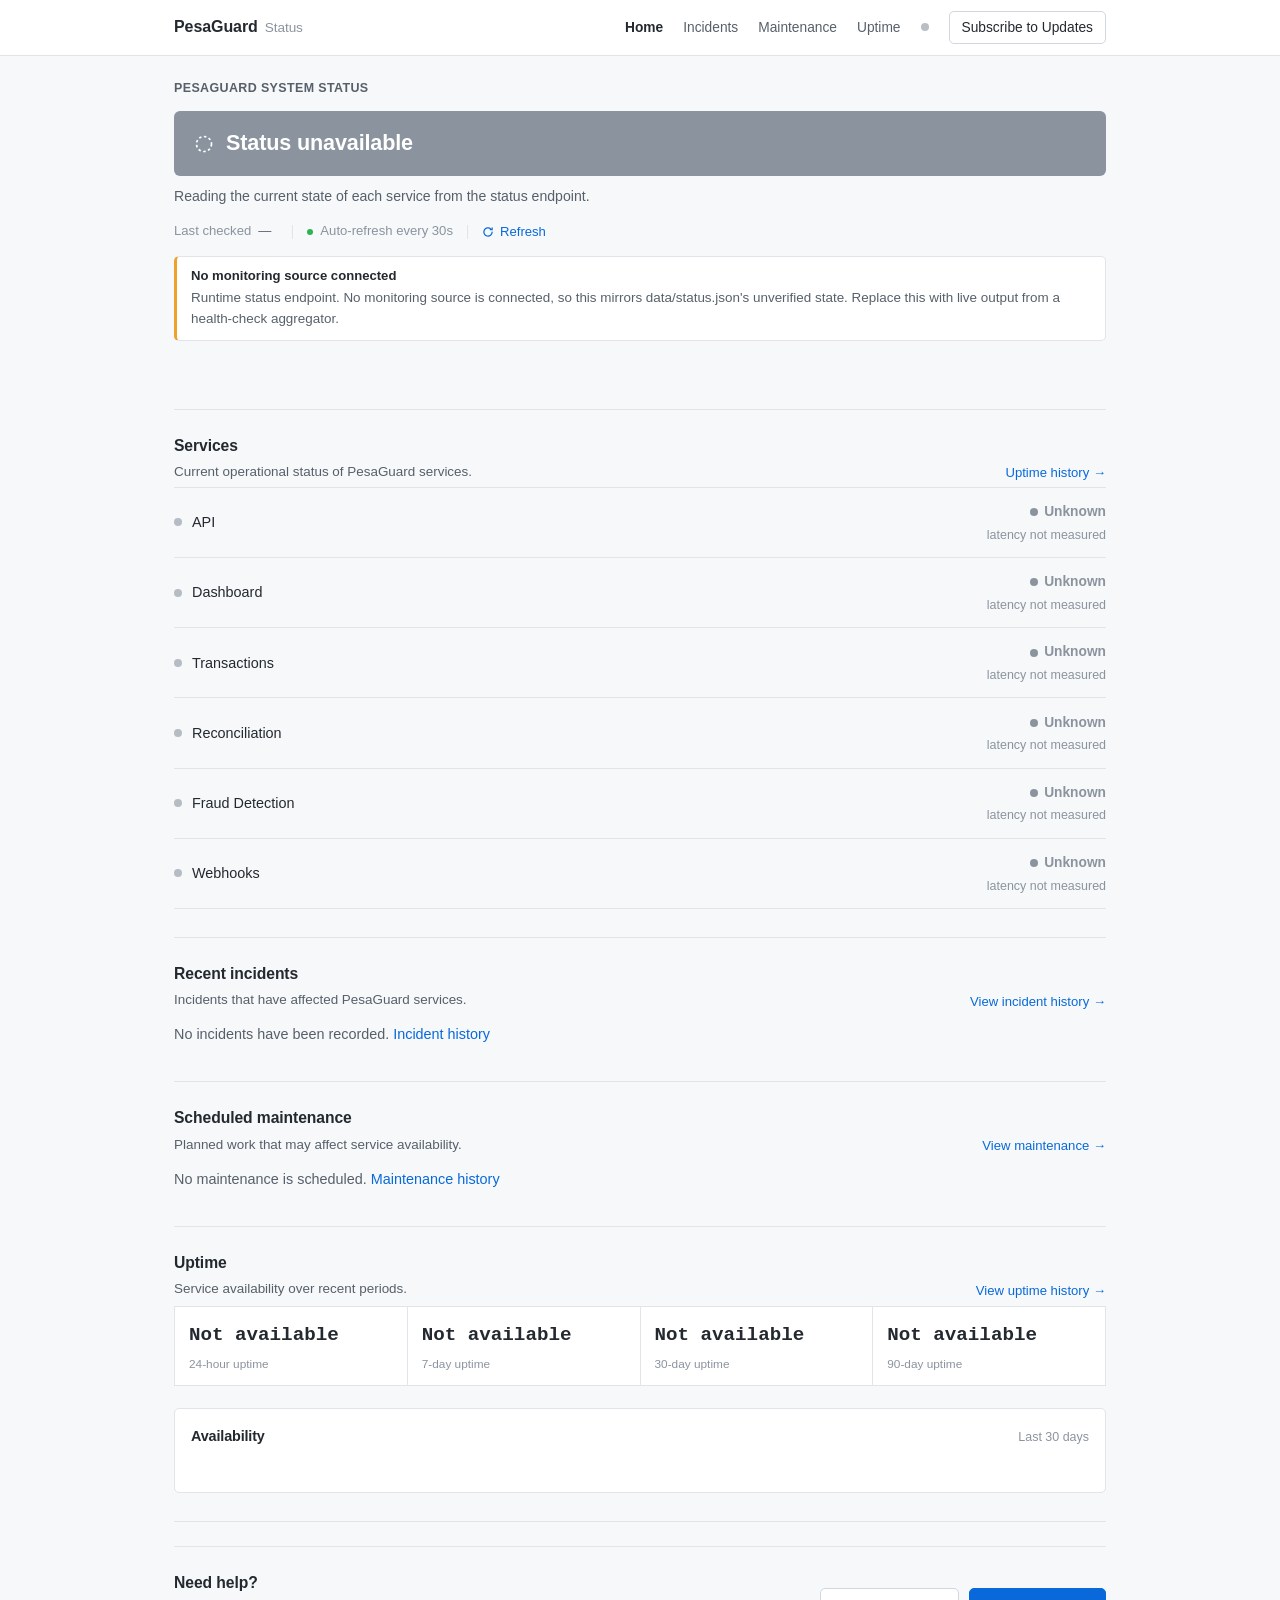
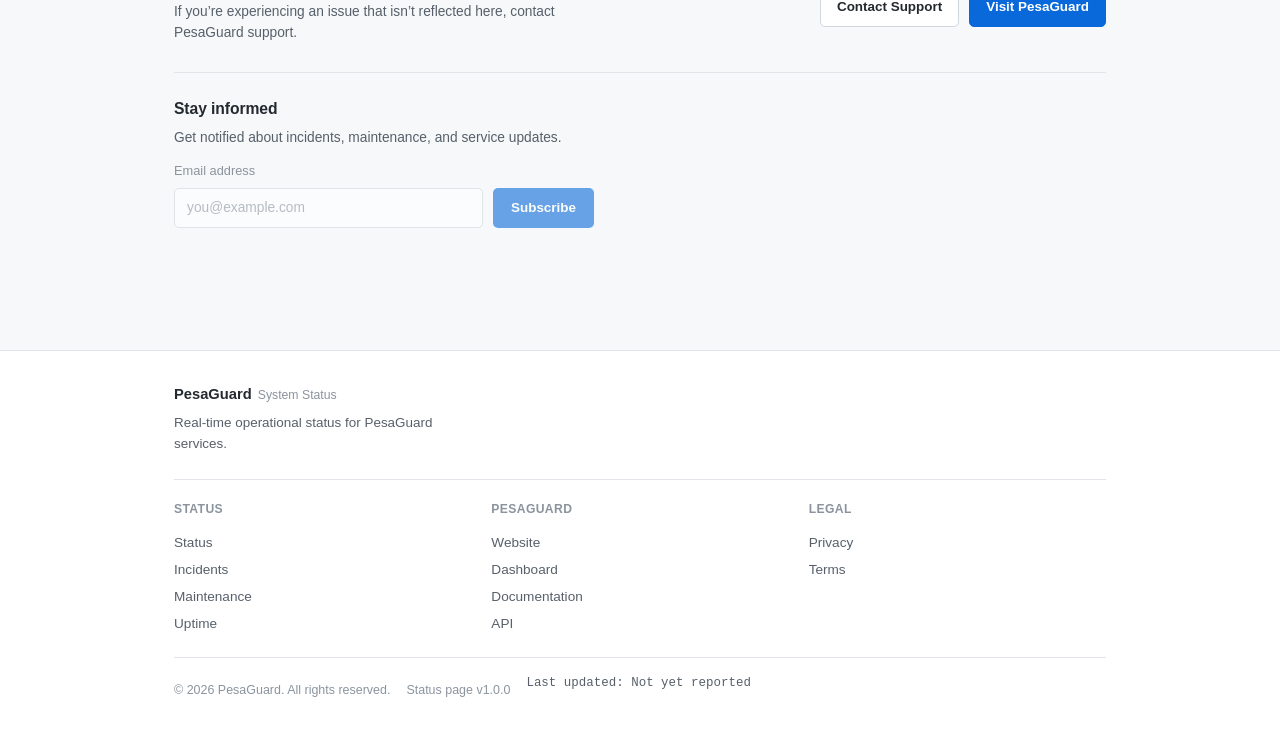
<file: index.html>
<!DOCTYPE html>
<html lang="en">
<head>
  <meta charset="UTF-8">
  <meta name="viewport" content="width=device-width, initial-scale=1">
  <title>PesaGuard System Status</title>
  <meta name="description" content="Real-time operational status, incidents, maintenance, and uptime for PesaGuard services.">
  <link rel="canonical" href="https://status.pesaguard.victorkipruto.com/">
  <meta name="theme-color" content="#f6f8fa" media="(prefers-color-scheme: light)">
  <meta name="theme-color" content="#0d1117" media="(prefers-color-scheme: dark)">

  <meta property="og:type" content="website">
  <meta property="og:site_name" content="PesaGuard System Status">
  <meta property="og:title" content="PesaGuard System Status">
  <meta property="og:description" content="Real-time operational status, incidents, maintenance, and uptime for PesaGuard services.">
  <meta property="og:url" content="https://status.pesaguard.victorkipruto.com/">
  <meta property="og:image" content="https://status.pesaguard.victorkipruto.com/assets/logo/logo.svg">
  <meta name="twitter:card" content="summary">
  <meta name="twitter:title" content="PesaGuard System Status">
  <meta name="twitter:description" content="Real-time operational status, incidents, maintenance, and uptime for PesaGuard services.">
  <meta name="twitter:image" content="https://status.pesaguard.victorkipruto.com/assets/logo/logo.svg">

  <link rel="icon" type="image/svg+xml" href="assets/logo/favicon.svg">
  <link rel="stylesheet" href="css/reset.css">
  <link rel="stylesheet" href="css/variables.css">
  <link rel="stylesheet" href="css/global.css">
  <link rel="stylesheet" href="css/layout.css">
  <link rel="stylesheet" href="css/components.css">
  <link rel="stylesheet" href="css/status.css">
  <link rel="stylesheet" href="css/animations.css">
  <link rel="stylesheet" href="css/responsive.css">

  <script type="application/ld+json">
  {"@context":"https://schema.org","@type":"WebSite","name":"PesaGuard System Status","url":"https://status.pesaguard.victorkipruto.com/","description":"Real-time operational status, incidents, maintenance, and uptime for PesaGuard services.","inLanguage":"en"}
  </script>
</head>
<body data-path="/" class="status-page status-home">
  <a class="visually-hidden" href="#main">Skip to content</a>
  <header id="site-header"></header>

  <main id="main">
    <div class="status-shell">

      <!-- ── Status hero ────────────────────────────────────────────────────
           Compact and informational, not a marketing hero. The static state
           reads "Checking status…" and is replaced only with data the status
           endpoint actually returned. -->
      <section class="status-hero" aria-labelledby="status-headline" id="status-hero">
        <p class="status-eyebrow">PesaGuard System Status</p>

        <h1 class="status-headline" id="status-headline">
          <span class="status-state" id="status-indicator" data-state="loading">
            <svg class="status-glyph" viewBox="0 0 24 24" aria-hidden="true" focusable="false"><circle cx="12" cy="12" r="9" fill="none" stroke="currentColor" stroke-width="2" stroke-dasharray="3 3"/></svg>
            <span class="status-state-text" id="hero-status-heading">Checking status…</span>
          </span>
        </h1>

        <p class="status-hero-subtitle" id="status-summary">
          Reading the current state of each service from the status endpoint.
        </p>

        <div class="status-freshness" role="group" aria-label="Status freshness">
          <span class="freshness-item">
            <span class="freshness-label">Last checked</span>
            <time id="last-checked" datetime="">—</time>
            <span class="freshness-ago" id="last-checked-ago"></span>
          </span>
          <span class="freshness-sep" aria-hidden="true"></span>
          <span class="freshness-item" id="autorefresh" data-paused="false">
            <span class="pulse-dot" aria-hidden="true"></span>
            <span class="freshness-label" id="autorefresh-label">Auto-refresh every 30s</span>
          </span>
          <span class="freshness-sep" aria-hidden="true"></span>
          <button type="button" class="btn-refresh" id="refresh-button" aria-describedby="refresh-hint">
            <svg class="btn-refresh-icon" viewBox="0 0 16 16" aria-hidden="true" focusable="false"><path fill="none" stroke="currentColor" stroke-width="1.6" stroke-linecap="round" d="M13.5 8a5.5 5.5 0 1 1-1.9-4.15M13.5 2.5V5H11"/></svg>
            <span>Refresh</span>
          </button>
          <p class="visually-hidden" id="refresh-hint">Reads the latest status from the status endpoint.</p>
        </div>

        <div id="unverified-notice" class="status-unverified" role="note" hidden>
          <strong>No monitoring source connected</strong>
          <p class="js-unverified-note">Service states read “Unknown” until a health-check source is connected to this page.</p>
        </div>

        <p id="status-live" class="visually-hidden" role="status" aria-live="polite"></p>
      </section>

      <!-- ── Active incident banner ─────────────────────────────────────────
           Rendered only when an active incident exists. When there is none the
           container stays hidden — no empty incident box. -->
      <div id="incident-banner" hidden></div>

      <!-- ── Services ─────────────────────────────────────────────────────── -->
      <section class="status-section" aria-labelledby="services-heading">
        <div class="section-head">
          <div class="section-head-text">
            <h2 id="services-heading">Services</h2>
            <p>Current operational status of PesaGuard services.</p>
          </div>
          <a class="section-link" href="uptime.html">Uptime history<span aria-hidden="true"> →</span></a>
        </div>
        <div id="service-list" class="service-list" aria-busy="true"></div>
      </section>

      <!-- ── Recent incidents ─────────────────────────────────────────────── -->
      <section class="status-section" aria-labelledby="incidents-heading">
        <div class="section-head">
          <div class="section-head-text">
            <h2 id="incidents-heading">Recent incidents</h2>
            <p>Incidents that have affected PesaGuard services.</p>
          </div>
          <a class="section-link" href="incidents.html">View incident history<span aria-hidden="true"> →</span></a>
        </div>
        <div id="recent-incidents"></div>
      </section>

      <!-- ── Scheduled maintenance ────────────────────────────────────────── -->
      <section class="status-section" aria-labelledby="maintenance-heading">
        <div class="section-head">
          <div class="section-head-text">
            <h2 id="maintenance-heading">Scheduled maintenance</h2>
            <p>Planned work that may affect service availability.</p>
          </div>
          <a class="section-link" href="maintenance.html">View maintenance<span aria-hidden="true"> →</span></a>
        </div>
        <div id="scheduled-maintenance"></div>
      </section>

      <!-- ── Uptime ───────────────────────────────────────────────────────── -->
      <section class="status-section" aria-labelledby="uptime-heading">
        <div class="section-head">
          <div class="section-head-text">
            <h2 id="uptime-heading">Uptime</h2>
            <p>Service availability over recent periods.</p>
          </div>
          <a class="section-link" href="uptime.html">View uptime history<span aria-hidden="true"> →</span></a>
        </div>

        <div id="uptime-summary" class="uptime-grid"></div>

        <div class="uptime-viz">
          <div class="uptime-viz-head">
            <h3 id="uptime-viz-title">Availability</h3>
            <span class="uptime-viz-caption" id="uptime-viz-caption">Last 30 days</span>
          </div>
          <div id="uptime-strip" class="uptime-strip" role="list" aria-label="Daily availability history"></div>
          <div class="uptime-legend-wrap">
            <ul class="uptime-legend" id="uptime-legend" aria-label="Availability legend"></ul>
          </div>
          <p class="uptime-viz-note" id="uptime-viz-note"></p>
        </div>
      </section>

      <!-- ── Support ────────────────────────────────────────────────────────── -->
      <section class="status-section status-support" aria-labelledby="support-heading">
        <div class="support-panel">
          <div class="support-text">
            <h2 id="support-heading">Need help?</h2>
            <p>If you&rsquo;re experiencing an issue that isn&rsquo;t reflected here, contact PesaGuard support.</p>
          </div>
          <div class="support-actions">
            <a class="btn btn-secondary" href="mailto:support@pesaguard.victorkipruto.com">Contact Support</a>
            <a class="btn btn-primary" href="https://pesaguard.victorkipruto.com">Visit PesaGuard</a>
          </div>
        </div>
      </section>

      <!-- ── Subscription ─────────────────────────────────────────────────────
           data-endpoint is intentionally empty: no notification service exists.
           Form renders disabled until a real endpoint is configured; the
           script enables it only when data-endpoint is non-empty. -->
      <section class="status-section status-subscription" id="subscribe" aria-labelledby="subscribe-heading">
        <h2 id="subscribe-heading">Stay informed</h2>
        <p>Get notified about incidents, maintenance, and service updates.</p>
        <form class="status-subscription-form" id="subscription-form" data-endpoint="" novalidate>
          <label for="subscribe-email">Email address</label>
          <div class="subscribe-row">
            <input type="email" id="subscribe-email" name="email" placeholder="you@example.com" required autocomplete="email" aria-describedby="subscribe-status" disabled>
            <button type="submit" disabled>Subscribe</button>
          </div>
          <p class="subscribe-status" id="subscribe-status" role="status" aria-live="polite"></p>
        </form>
      </section>

    </div>
  </main>

  <footer id="site-footer"></footer>

  <script src="js/ui.js" defer></script>
  <script src="js/app.js" defer></script>
  <script src="js/status.js" defer></script>
</body>
</html>
</file>
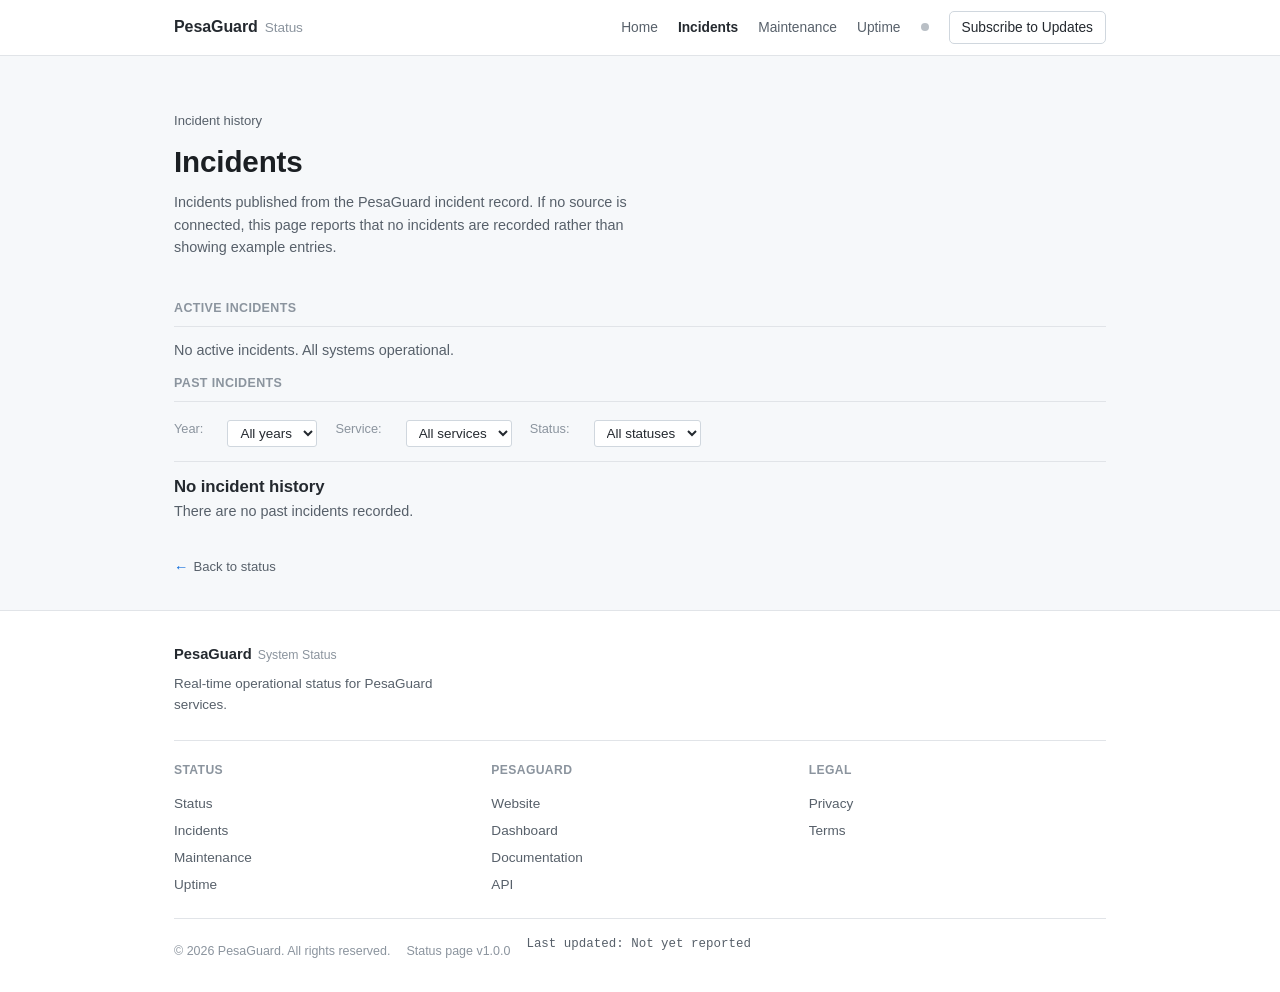
<file: incidents.html>
<!DOCTYPE html>
<html lang="en">
<head>
  <meta charset="UTF-8">
  <meta name="viewport" content="width=device-width, initial-scale=1">
  <title>Incidents — PesaGuard Status</title>
  <meta name="description" content="Incident history for PesaGuard. View active incidents, past outages, and filter by service and date.">
  <link rel="canonical" href="https://status.pesaguard.victorkipruto.com/incidents.html">
  <meta name="theme-color" content="#f6f8fa" media="(prefers-color-scheme: light)">
  <meta name="theme-color" content="#0d1117" media="(prefers-color-scheme: dark)">
  <meta property="og:type" content="website">
  <meta property="og:site_name" content="PesaGuard Status">
  <meta property="og:title" content="Incidents — PesaGuard Status">
  <meta property="og:description" content="Incident history for PesaGuard.">
  <meta property="og:url" content="https://status.pesaguard.victorkipruto.com/incidents.html">
  <meta property="og:image" content="https://status.pesaguard.victorkipruto.com/assets/logo/logo.svg">
  <meta name="twitter:card" content="summary_large_image">
  <meta name="twitter:title" content="Incidents — PesaGuard Status">
  <meta name="twitter:description" content="Incident history for PesaGuard.">
  <meta name="twitter:image" content="https://status.pesaguard.victorkipruto.com/assets/logo/logo.svg">
  <link rel="icon" type="image/svg+xml" href="assets/logo/favicon.svg">
  <link rel="stylesheet" href="css/reset.css">
  <link rel="stylesheet" href="css/variables.css">
  <link rel="stylesheet" href="css/global.css">
  <link rel="stylesheet" href="css/layout.css">
  <link rel="stylesheet" href="css/components.css">
  <link rel="stylesheet" href="css/incidents.css">
  <link rel="stylesheet" href="css/animations.css">
  <link rel="stylesheet" href="css/responsive.css">
</head>
<body data-path="/incidents.html" class="status-page incidents">
  <a class="visually-hidden" href="#main">Skip to content</a>
  <header id="site-header"></header>
  <main id="main">
    <div class="status-shell">
      <section class="incidents-header reveal">
        <p class="status-eyebrow">Incident history</p>
        <h1>Incidents</h1>
        <p class="status-hero-subtitle" style="max-width:58ch;">
          Incidents published from the PesaGuard incident record. If no source is
          connected, this page reports that no incidents are recorded rather than
          showing example entries.
        </p>
      </section>

      <section class="reveal">
        <div class="section-label">Active incidents</div>
        <div id="active-incidents">
          <!-- Populated by js/incidents.js -->
        </div>
      </section>

      <section class="reveal">
        <div class="section-label">Past incidents</div>
        <div class="incident-filters">
          <label for="filter-year">Year:</label>
          <select id="filter-year"><option value="all">All years</option></select>
          <label for="filter-service">Service:</label>
          <select id="filter-service"><option value="all">All services</option></select>
          <label for="filter-status">Status:</label>
          <select id="filter-status"><option value="all">All statuses</option></select>
        </div>
        <div id="past-incidents">
          <!-- Populated by js/incidents.js -->
        </div>
      </section>

      <div id="incident-detail" style="display:none;"></div>

      <div class="reveal" style="margin-top:34px;">
        <a href="index.html" class="status-back-link"><span class="arrow">←</span> Back to status</a>
      </div>
    </div>
  </main>
  <footer id="site-footer"></footer>

  <script src="js/ui.js" defer></script>
  <script src="js/app.js" defer></script>
  <script src="js/incidents.js" defer></script>
</body>
</html>
</file>
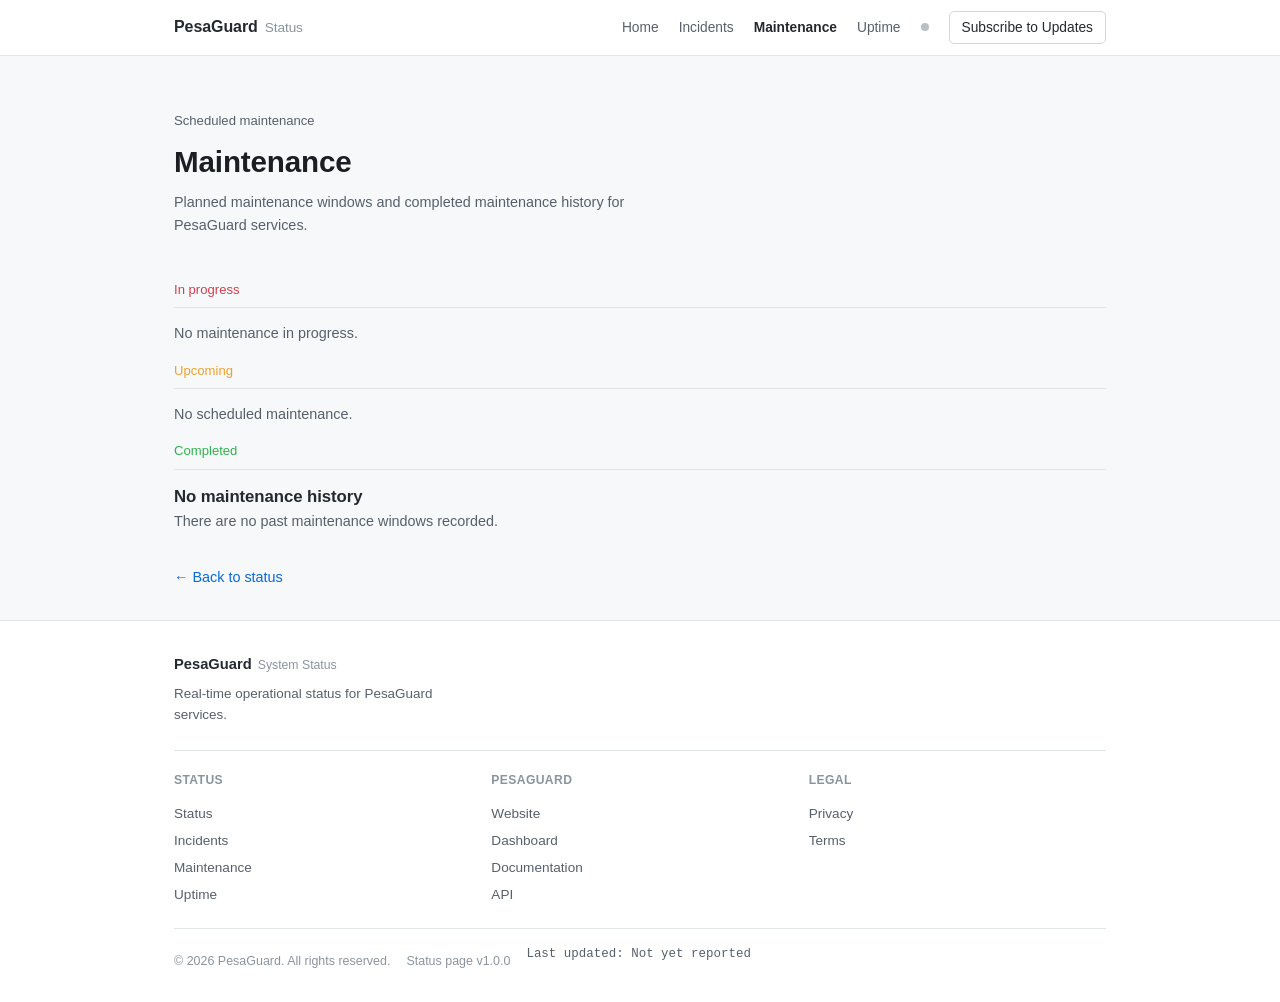
<file: maintenance.html>
<!DOCTYPE html>
<html lang="en">
<head>
  <meta charset="UTF-8">
  <meta name="viewport" content="width=device-width, initial-scale=1">
  <title>Maintenance — PesaGuard Status</title>
  <meta name="description" content="Scheduled and completed maintenance windows for PesaGuard services.">
  <link rel="canonical" href="https://status.pesaguard.victorkipruto.com/maintenance.html">
  <meta name="theme-color" content="#f6f8fa" media="(prefers-color-scheme: light)">
  <meta name="theme-color" content="#0d1117" media="(prefers-color-scheme: dark)">
  <meta property="og:type" content="website">
  <meta property="og:site_name" content="PesaGuard Status">
  <meta property="og:title" content="Maintenance — PesaGuard Status">
  <meta property="og:description" content="Scheduled and completed maintenance windows for PesaGuard services.">
  <meta property="og:url" content="https://status.pesaguard.victorkipruto.com/maintenance.html">
  <meta property="og:image" content="https://status.pesaguard.victorkipruto.com/assets/logo/logo.svg">
  <meta name="twitter:card" content="summary_large_image">
  <meta name="twitter:title" content="Maintenance — PesaGuard Status">
  <meta name="twitter:description" content="Scheduled and completed maintenance windows for PesaGuard services.">
  <meta name="twitter:image" content="https://status.pesaguard.victorkipruto.com/assets/logo/logo.svg">
  <link rel="icon" type="image/svg+xml" href="assets/logo/favicon.svg">
  <link rel="stylesheet" href="css/reset.css">
  <link rel="stylesheet" href="css/variables.css">
  <link rel="stylesheet" href="css/global.css">
  <link rel="stylesheet" href="css/layout.css">
  <link rel="stylesheet" href="css/components.css">
  <link rel="stylesheet" href="css/maintenance.css">
  <link rel="stylesheet" href="css/animations.css">
  <link rel="stylesheet" href="css/responsive.css">
</head>
<body data-path="/maintenance.html" class="status-page maintenance">
  <a class="visually-hidden" href="#main">Skip to content</a>
  <header id="site-header"></header>
  <main id="main">
    <div class="status-shell">
      <section class="maintenance-header reveal">
        <p class="status-eyebrow">Scheduled maintenance</p>
        <h1>Maintenance</h1>
        <p class="status-hero-subtitle" style="max-width:58ch;">
          Planned maintenance windows and completed maintenance history for PesaGuard services.
        </p>
      </section>

      <section class="reveal">
        <div class="maintenance-section-title" data-tone="in-progress">In progress</div>
        <div id="active-maintenance">
          <!-- Populated by js/maintenance.js -->
        </div>
      </section>

      <section class="reveal">
        <div class="maintenance-section-title" data-tone="scheduled">Upcoming</div>
        <div id="upcoming-maintenance">
          <!-- Populated by js/maintenance.js -->
        </div>
      </section>

      <section class="reveal">
        <div class="maintenance-section-title" data-tone="completed">Completed</div>
        <div id="maintenance-history">
          <!-- Populated by js/maintenance.js -->
        </div>
      </section>

      <div class="reveal" style="margin-top:34px;">
        <a href="index.html" class="status-back-link"><span class="arrow">←</span> Back to status</a>
      </div>
    </div>
  </main>
  <footer id="site-footer"></footer>

  <script src="js/ui.js" defer></script>
  <script src="js/app.js" defer></script>
  <script src="js/maintenance.js" defer></script>
</body>
</html>
</file>
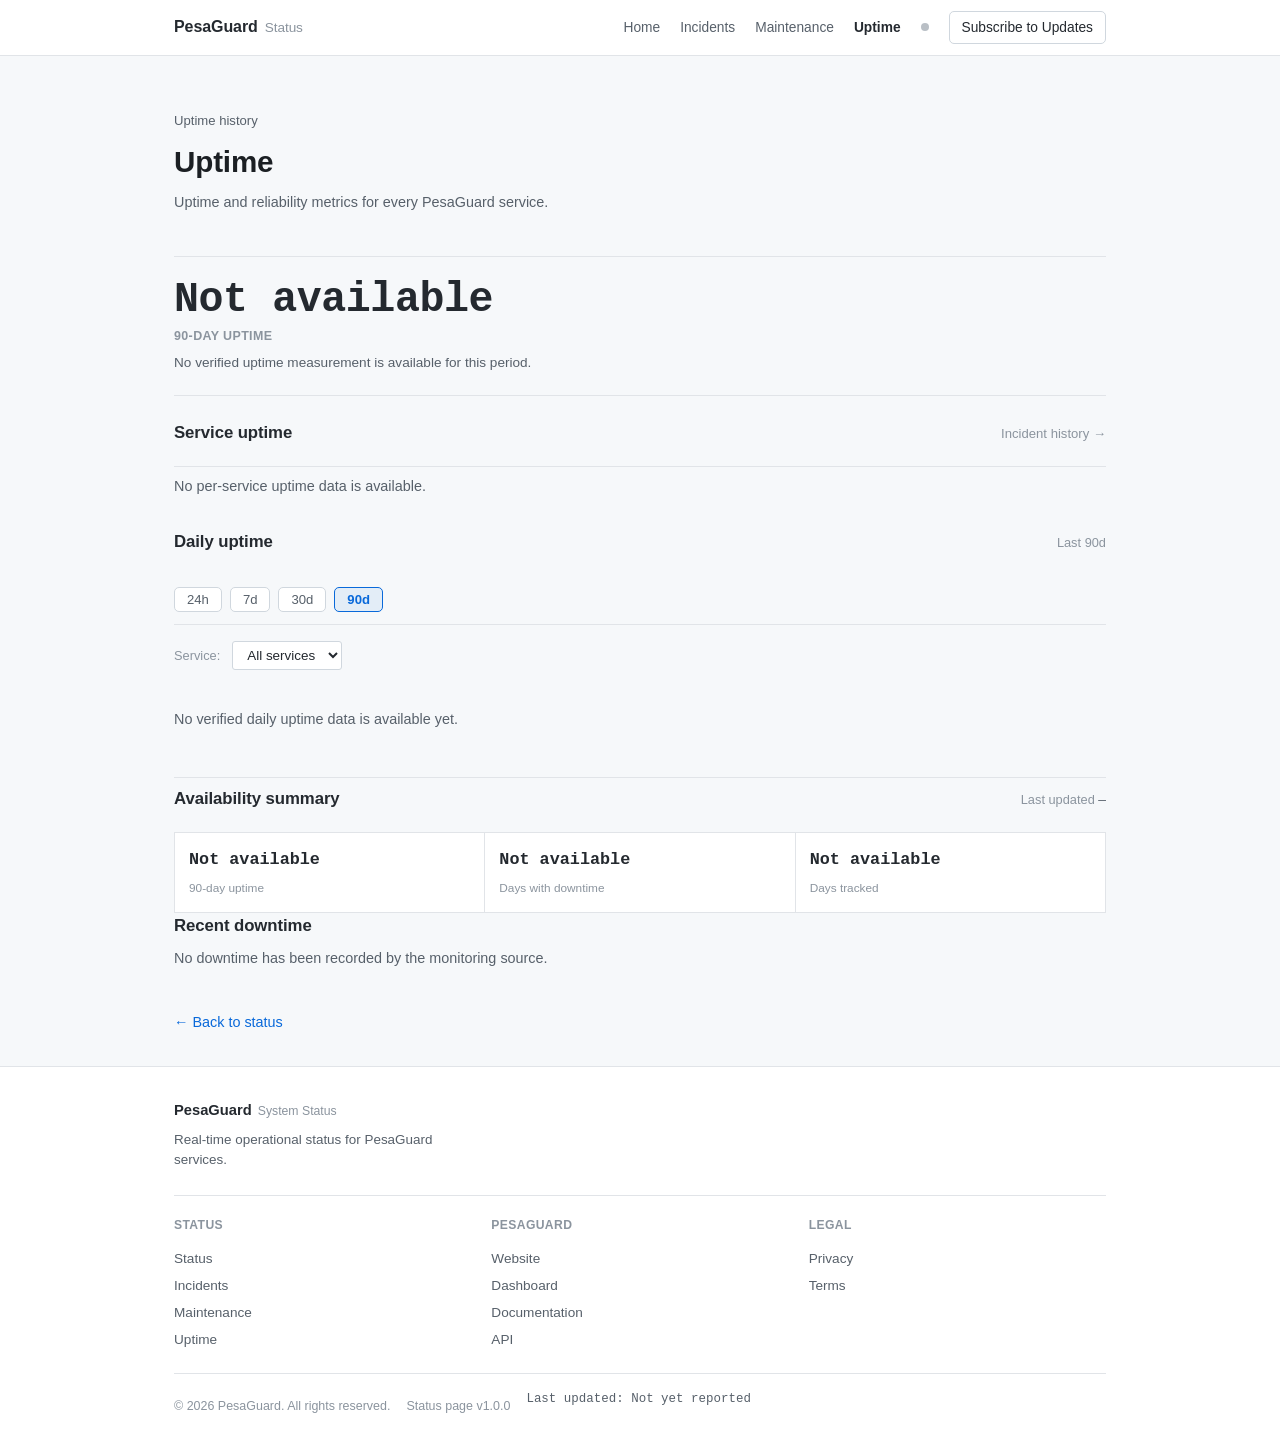
<file: uptime.html>
<!DOCTYPE html>
<html lang="en">
<head>
  <meta charset="UTF-8">
  <meta name="viewport" content="width=device-width, initial-scale=1">
  <title>Uptime — PesaGuard Status</title>
  <meta name="description" content="Uptime history and reliability metrics for PesaGuard services.">
  <link rel="canonical" href="https://status.pesaguard.victorkipruto.com/uptime.html">
  <meta name="theme-color" content="#f6f8fa" media="(prefers-color-scheme: light)">
  <meta name="theme-color" content="#0d1117" media="(prefers-color-scheme: dark)">
  <meta property="og:type" content="website">
  <meta property="og:site_name" content="PesaGuard Status">
  <meta property="og:title" content="Uptime — PesaGuard Status">
  <meta property="og:description" content="Uptime history and reliability metrics for PesaGuard services.">
  <meta property="og:url" content="https://status.pesaguard.victorkipruto.com/uptime.html">
  <meta property="og:image" content="https://status.pesaguard.victorkipruto.com/assets/logo/logo.svg">
  <meta name="twitter:card" content="summary_large_image">
  <meta name="twitter:title" content="Uptime — PesaGuard Status">
  <meta name="twitter:description" content="Uptime history and reliability metrics for PesaGuard services.">
  <meta name="twitter:image" content="https://status.pesaguard.victorkipruto.com/assets/logo/logo.svg">
  <link rel="icon" type="image/svg+xml" href="assets/logo/favicon.svg">
  <link rel="stylesheet" href="css/reset.css">
  <link rel="stylesheet" href="css/variables.css">
  <link rel="stylesheet" href="css/global.css">
  <link rel="stylesheet" href="css/layout.css">
  <link rel="stylesheet" href="css/components.css">
  <link rel="stylesheet" href="css/uptime.css">
  <link rel="stylesheet" href="css/animations.css">
  <link rel="stylesheet" href="css/responsive.css">
</head>
<body data-path="/uptime.html" class="status-page uptime">
  <a class="visually-hidden" href="#main">Skip to content</a>
  <header id="site-header"></header>
  <main id="main">
    <div class="status-shell">
      <section class="uptime-header reveal">
        <p class="status-eyebrow">Uptime history</p>
        <h1>Uptime</h1>
        <p class="status-hero-subtitle" style="max-width:58ch;">
          Uptime and reliability metrics for every PesaGuard service.
        </p>
      </section>

      <section class="reveal">
        <div id="uptime-overall" class="uptime-overall">
          <!-- Populated by js/uptime.js -->
        </div>
      </section>

      <section class="reveal">
        <div class="status-section-title">
          <h2>Service uptime</h2>
          <a href="incidents.html" class="view-all">Incident history →</a>
        </div>
        <div id="service-uptime-grid" class="service-uptime-grid">
          <!-- Populated by js/uptime.js -->
        </div>
      </section>

      <section class="reveal">
        <div class="status-section-title">
          <h2>Daily uptime</h2>
          <span class="uptime-meta" id="chart-range-label">Last 90d</span>
        </div>
        <div class="uptime-range-selector">
          <button type="button" data-range="24h">24h</button>
          <button type="button" data-range="7d">7d</button>
          <button type="button" data-range="30d">30d</button>
          <button type="button" data-range="90d" aria-current="true">90d</button>
        </div>
        <div class="uptime-service-selector">
          <label for="service-selector">Service:</label>
          <select id="service-selector"><option value="all">All services</option></select>
        </div>
        <div id="uptime-bar-chart" class="uptime-bar-chart">
          <!-- Populated by js/uptime.js -->
        </div>
      </section>

      <section class="reveal">
        <div class="status-section-title">
          <h2>Availability summary</h2>
          <span class="uptime-meta" id="last-updated-display">
            Last updated <span class="js-last-updated">—</span>
          </span>
        </div>
        <div id="availability-summary" class="availability-summary">
          <!-- Populated by js/uptime.js -->
        </div>
      </section>

      <section class="reveal">
        <h2>Recent downtime</h2>
        <div id="recent-downtime">
          <!-- Populated by js/uptime.js -->
        </div>
      </section>

      <div class="reveal" style="margin-top:34px;">
        <a href="index.html" class="status-back-link"><span class="arrow">←</span> Back to status</a>
      </div>
    </div>
  </main>
  <footer id="site-footer"></footer>

  <script src="js/ui.js" defer></script>
  <script src="js/app.js" defer></script>
  <script src="js/uptime.js" defer></script>
</body>
</html>
</file>
<file: css/variables.css>
/* -----------------------------------------------------------------------
 * PesaGuard Status — Design Tokens
 * Modeled on the classic Atlassian Statuspage layout (as used by
 * githubstatus.com): plain system type, white page, a colored status
 * banner, thin-bordered component rows, dated incident history.
 * ------------------------------------------------------------------------- */

:root {
  --ink: #1b1f23;
  --paper: #ffffff;
  --paper-raised: #ffffff;
  --paper-sunken: #f6f8fa;
  --paper-deep: #eef1f4;

  --accent: #0969da;
  --accent-strong: #0550ae;
  --accent-wash: rgba(9, 105, 218, 0.08);

  --text: #24292f;
  --text-muted: #57606a;
  --text-faint: #8b949e;
  --line: #e1e4e8;
  --line-soft: #eaecef;
  --line-strong: #d0d7de;

  --signal-green: #2fb350;
  --signal-amber: #eea22c;
  --signal-red: #d1414b;
  --signal-slate: #4c72d1;

  --status-operational: var(--signal-green);
  --status-degraded: var(--signal-amber);
  --status-outage: var(--signal-red);
  --status-maintenance: var(--signal-slate);

  --r-sm: 3px;
  --r-md: 5px;
  --r-lg: 6px;
  --r-full: 999px;

  --shadow-xs: none;
  --shadow-sm: 0 1px 0 rgba(27, 31, 35, 0.04);
  --shadow-md: 0 6px 20px -8px rgba(27, 31, 35, 0.18);

  --font-sans: -apple-system, BlinkMacSystemFont, "Segoe UI", Helvetica, Arial, sans-serif;
  --font-serif: var(--font-sans);
  --font-mono: ui-monospace, SFMono-Regular, "SF Mono", Consolas, "Liberation Mono", monospace;

  --site-max: 980px;
  --header-h: 56px;
  --ease-out: cubic-bezier(0.22, 0.61, 0.36, 1);

  color-scheme: light;
}

@media (prefers-color-scheme: dark) {
  :root {
    color-scheme: dark;
    --paper: #0d1117;
    --paper-raised: #161b22;
    --paper-sunken: #010409;
    --paper-deep: #010409;
    --text: #e6edf3;
    --text-muted: #9198a1;
    --text-faint: #6e7681;
    --line: #30363d;
    --line-soft: #21262d;
    --line-strong: #3d444d;
    --accent: #4493f8;
    --accent-strong: #6cb0ff;
    --accent-wash: rgba(68, 147, 248, 0.12);
    --signal-green: #3fb950;
    --signal-amber: #d29922;
    --signal-red: #f85149;
    --signal-slate: #6e94e8;
    --shadow-sm: 0 1px 0 rgba(0, 0, 0, 0.4);
    --shadow-md: 0 12px 32px -16px rgba(0, 0, 0, 0.6);
  }
}

html {
  scroll-behavior: smooth;
  scroll-padding-top: calc(var(--header-h) + 20px);
}

body {
  margin: 0;
  background: var(--paper-sunken);
  color: var(--text);
  font-family: var(--font-sans);
  font-size: 0.9rem;
  line-height: 1.55;
  -webkit-font-smoothing: antialiased;
}

a { color: var(--accent); text-decoration: none; }
a:hover { color: var(--accent-strong); text-decoration: underline; }

.visually-hidden {
  position: absolute;
  width: 1px;
  height: 1px;
  padding: 0;
  margin: -1px;
  overflow: hidden;
  clip: rect(0, 0, 0, 0);
  white-space: nowrap;
  border: 0;
}

:focus-visible {
  outline: 2px solid var(--accent);
  outline-offset: 2px;
}

.visually-hidden:focus-visible {
  position: fixed;
  top: 14px;
  left: 14px;
  z-index: 50;
  width: auto;
  height: auto;
  margin: 0;
  padding: 10px 16px;
  overflow: visible;
  clip: auto;
  white-space: normal;
  background: var(--paper-raised);
  border: 1px solid var(--line-strong);
  border-radius: var(--r-sm);
  box-shadow: var(--shadow-md);
  font-weight: 600;
  text-decoration: none;
}

::selection { background: var(--accent-wash); color: var(--ink); }
</file>
<file: css/global.css>
/* -----------------------------------------------------------------------
 * PesaGuard Status — Global styles
 * ------------------------------------------------------------------------- */

.status-page h1 {
  font-family: var(--font-sans);
  font-weight: 600;
  font-size: clamp(1.5rem, 1.25rem + 1vw, 1.85rem);
  line-height: 1.25;
  letter-spacing: -0.005em;
  margin: 0 0 10px;
  color: var(--ink);
}

.status-page h2 {
  font-size: 1.05rem;
  font-weight: 600;
  letter-spacing: -0.005em;
  margin: 0;
}

.status-page h3 {
  font-size: 0.98rem;
  font-weight: 600;
  margin: 0 0 8px;
}

.status-page p { margin: 0 0 14px; color: var(--text-muted); }

.status-page ul, .status-page ol {
  margin: 0 0 16px;
  padding-left: 22px;
}

.status-page li { margin-bottom: 6px; }
.status-page li::marker { color: var(--accent); }

.status-page small { color: var(--text-faint); }

.status-page code {
  font: 500 0.86em / 1.5 var(--font-mono);
  background: var(--paper-sunken);
  border: 1px solid var(--line-soft);
  border-radius: var(--r-sm);
  padding: 1px 6px;
  white-space: nowrap;
}

.text-center { text-align: center; }
.text-muted { color: var(--text-muted); }
.text-faint { color: var(--text-faint); }
.text-success { color: var(--signal-green); }
.text-warning { color: var(--signal-amber); }
.text-danger { color: var(--signal-red); }

.status-container {
  max-width: var(--site-max);
  margin-inline: auto;
  padding-inline: clamp(20px, 4vw, 32px);
}

.status-main { padding-block: 8px 96px; }

.status-max-width { max-width: 62ch; }

/* Small quiet section label — no tracked-out caps, no leading rule. */
.status-eyebrow {
  display: block;
  margin: 0 0 10px;
  font: 500 0.82rem / 1.4 var(--font-sans);
  color: var(--text-faint);
}

.status-section-title {
  margin-bottom: 20px;
  display: flex;
  align-items: baseline;
  justify-content: space-between;
  gap: 16px;
}

.status-section-title h2 { margin: 0; }

.status-section-title .view-all {
  font: 500 0.82rem / 1.4 var(--font-sans);
  color: var(--text-faint);
}

.status-section-title .view-all:hover { color: var(--accent); }

/* Ledger list — replaces the card-grid pattern site-wide. */
.status-card-grid {
  display: flex;
  flex-direction: column;
  margin: 4px 0 24px;
  border-top: 1px solid var(--line);
}

.status-card {
  display: flex;
  align-items: center;
  justify-content: space-between;
  gap: 16px;
  padding: 16px 2px;
  border-bottom: 1px solid var(--line);
  text-decoration: none;
  color: inherit;
  transition: background 120ms var(--ease-out);
}

.status-card:hover { background: var(--paper-sunken); text-decoration: none; }

.sr-only {
  position: absolute;
  width: 1px;
  height: 1px;
  padding: 0;
  margin: -1px;
  overflow: hidden;
  clip: rect(0, 0, 0, 0);
  white-space: nowrap;
  border: 0;
}

.sr-only:focus-visible {
  position: fixed;
  top: 14px; left: 14px;
  z-index: 50;
  width: auto; height: auto;
  margin: 0;
  padding: 10px 16px;
  overflow: visible;
  clip: auto;
  white-space: normal;
  background: var(--paper-raised);
  border: 1px solid var(--line-strong);
  border-radius: var(--r-sm);
  box-shadow: var(--shadow-md);
  font-weight: 600;
  text-decoration: none;
}
</file>
<file: css/layout.css>
/* -----------------------------------------------------------------------
 * PesaGuard Status — Layout (header, footer, shell)
 * Plain statuspage-style chrome: thin header, system links, bordered
 * "Subscribe" button.
 * ------------------------------------------------------------------------- */

.status-header {
  position: sticky;
  top: 0;
  z-index: 40;
  height: var(--header-h);
  background: var(--paper);
  border-bottom: 1px solid var(--line);
}

.status-header-inner {
  max-width: var(--site-max);
  margin-inline: auto;
  height: 100%;
  padding-inline: clamp(16px, 4vw, 24px);
  display: flex;
  align-items: center;
  gap: 18px;
}

.status-brand {
  display: inline-flex;
  align-items: baseline;
  gap: 7px;
  text-decoration: none;
  color: var(--text);
  font-weight: 600;
  letter-spacing: -0.005em;
  font-size: 1rem;
}

.status-brand:hover { text-decoration: none; color: var(--text); }
.status-brand img { width: 18px; height: 18px; display: none; }

.status-brand small {
  font: 400 0.85em / 1 var(--font-sans);
  color: var(--text-faint);
}

.status-header-links {
  margin-left: auto;
  display: flex;
  align-items: center;
  gap: 20px;
  font-size: 0.86rem;
}

.status-header-links a {
  color: var(--text-muted);
  text-decoration: none;
}

.status-header-links a:hover { color: var(--accent); text-decoration: none; }
.status-header-links a[aria-current="page"] { color: var(--text); font-weight: 600; }

.status-header-links .status-subscribe-link {
  display: inline-flex;
  align-items: center;
  padding: 5px 12px;
  border: 1px solid var(--line-strong);
  border-radius: var(--r-md);
  color: var(--text);
  font-weight: 500;
  white-space: nowrap;
}

.status-header-links .status-subscribe-link:hover {
  border-color: var(--accent);
  color: var(--accent);
  background: var(--accent-wash);
}

.status-indicator-mini {
  display: inline-flex;
  align-items: center;
}

.status-indicator-mini .status-dot { width: 8px; height: 8px; }

/* --- Mobile nav toggle ----------------------------------------------------- */

.status-nav-toggle {
  display: none;
  flex-direction: column;
  justify-content: center;
  align-items: center;
  gap: 4px;
  width: 30px;
  height: 30px;
  border-radius: var(--r-sm);
  border: none;
  background: none;
  cursor: pointer;
  flex: none;
}

.status-nav-toggle span {
  display: block;
  width: 16px;
  height: 1.5px;
  background: var(--text);
  transition: transform 0.2s var(--ease-out), opacity 0.2s var(--ease-out);
}

.status-nav-toggle[aria-expanded="true"] span:nth-child(1) { transform: translateY(5.5px) rotate(45deg); }
.status-nav-toggle[aria-expanded="true"] span:nth-child(2) { opacity: 0; }
.status-nav-toggle[aria-expanded="true"] span:nth-child(3) { transform: translateY(-5.5px) rotate(-45deg); }

/* --- Shell ------------------------------------------------------------------ */

.status-shell,
.status-container {
  max-width: var(--site-max);
  margin-inline: auto;
  padding-inline: clamp(16px, 4vw, 24px);
}

@media (max-width: 700px) {
  .status-header-links { display: none; }
  .status-nav-toggle { display: flex; }

  .status-header-links.is-open {
    display: flex;
    position: absolute;
    top: var(--header-h);
    left: 0;
    right: 0;
    flex-direction: column;
    align-items: flex-start;
    gap: 2px;
    margin: 0;
    padding: 10px clamp(16px, 4vw, 24px) 16px;
    background: var(--paper);
    border-bottom: 1px solid var(--line);
    box-shadow: var(--shadow-md);
    opacity: 0;
    visibility: hidden;
    transform: translateY(-6px);
    pointer-events: none;
    transition: opacity 180ms var(--ease-out), transform 180ms var(--ease-out), visibility 0s linear 180ms;
  }

  .status-header-links.is-open {
    opacity: 1;
    visibility: visible;
    transform: none;
    pointer-events: auto;
    transition: opacity 180ms var(--ease-out), transform 180ms var(--ease-out), visibility 0s;
  }

  .status-header-links.is-open a { width: 100%; padding: 8px 0; }
  .status-header-links.is-open .status-subscribe-link { display: inline-flex; width: auto; }
}

/* --- Footer ------------------------------------------------------------------ */

.status-footer {
  border-top: 1px solid var(--line);
  margin-top: 32px;
  padding: 32px 0 24px;
  background: var(--paper);
}

.status-footer-inner {
  max-width: var(--site-max);
  margin-inline: auto;
  padding-inline: clamp(16px, 4vw, 24px);
}

.status-footer-brand {
  display: block;
}

.status-footer-logo {
  display: inline-flex;
  align-items: baseline;
  gap: 6px;
  text-decoration: none;
  color: var(--text);
  font-size: 0.92rem;
}

.status-footer-logo:hover { text-decoration: none; }
.status-footer-logo img { display: none; }
.status-footer-logo small { font-weight: 400; color: var(--text-faint); }

.status-footer-brand p {
  margin: 8px 0 0;
  color: var(--text-muted);
  font-size: 0.84rem;
  max-width: 40ch;
}

.status-footer-grid {
  margin-top: 24px;
  display: grid;
  grid-template-columns: repeat(3, minmax(0, 1fr));
  gap: 20px;
  padding-top: 20px;
  border-top: 1px solid var(--line);
}

.status-footer-grid h3 {
  font-size: 0.76rem;
  font-weight: 600;
  color: var(--text-faint);
  text-transform: uppercase;
  letter-spacing: 0.03em;
  margin: 0 0 10px;
}

.status-footer-grid a {
  display: block;
  color: var(--text-muted);
  font-size: 0.85rem;
  padding: 3px 0;
  text-decoration: none;
}

.status-footer-grid a:hover { color: var(--accent); text-decoration: none; }

.status-footer-utility nav { display: none; }

.status-footer-bottom {
  margin-top: 20px;
  padding-top: 16px;
  border-top: 1px solid var(--line);
  display: flex;
  align-items: center;
  gap: 16px;
  flex-wrap: wrap;
  font-size: 0.78rem;
  color: var(--text-faint);
}

.status-footer-bottom .status-last-updated { font-family: var(--font-mono); }

@media (max-width: 700px) {
  .status-footer-grid { grid-template-columns: repeat(2, 1fr); }
}
</file>
<file: css/components.css>
/* -----------------------------------------------------------------------
 * PesaGuard Status — Components
 * Statuspage-style: plain colored status text (small dot before it),
 * thin-bordered rows, no shadow/card chrome.
 * ------------------------------------------------------------------------- */

/* --- Status Pill (inline badge) ------------------------------------------- */

.status-pill {
  display: inline-flex;
  align-items: center;
  gap: 6px;
  padding: 0;
  border-radius: 0;
  border: none;
  background: none;
  font: 600 0.86rem / 1.5 var(--font-sans);
  color: var(--text-muted);
  vertical-align: middle;
}

.status-pill i {
  width: 8px;
  height: 8px;
  border-radius: 50%;
  background: currentColor;
  flex: none;
}

.status-pill[data-tone="operational"] { color: var(--signal-green); }
.status-pill[data-tone="degraded"] { color: var(--signal-amber); }
.status-pill[data-tone="outage"] { color: var(--signal-red); }
.status-pill[data-tone="maintenance"] { color: var(--signal-slate); }
.status-pill[data-tone="unknown"] { color: var(--text-faint); }

/* --- Status Dot (standalone circle) --------------------------------------- */

.status-dot {
  width: 8px;
  height: 8px;
  border-radius: 50%;
  display: inline-block;
  flex: none;
}

.status-dot.operational { background: var(--signal-green); }
.status-dot.degraded { background: var(--signal-amber); }
.status-dot.outage { background: var(--signal-red); }
.status-dot.maintenance { background: var(--signal-slate); }
.status-dot.unknown { background: var(--text-faint); opacity: 0.6; }

/* --- Status Icon (SVG) ---------------------------------------------------- */

.status-icon {
  width: 16px;
  height: 16px;
  display: inline-block;
  flex: none;
  vertical-align: middle;
}

.status-icon.operational { fill: var(--signal-green); }
.status-icon.degraded { fill: var(--signal-amber); }
.status-icon.outage { fill: var(--signal-red); }
.status-icon.maintenance { fill: var(--signal-slate); }

/* --- Service Status Row (component list) ----------------------------------- */

.service-status-card {
  display: flex;
  align-items: center;
  justify-content: space-between;
  gap: 14px;
  padding: 13px 0;
  border: none;
  border-bottom: 1px solid var(--line);
  border-radius: 0;
  background: none;
  box-shadow: none;
}

.status-list > .service-status-card:first-child,
#service-list > .service-status-card:first-child { border-top: 1px solid var(--line); }

.service-status-card .service-name {
  display: flex;
  align-items: center;
  gap: 10px;
  font-size: 0.9rem;
  color: var(--text);
}

.service-status-card .service-name .status-icon { width: 16px; height: 16px; }
.service-status-card .service-meta { text-align: right; font-size: 0.85rem; }
.service-status-card .service-meta > span:last-child { font: 400 0.78rem / 1.4 var(--font-sans); color: var(--text-faint); }

/* --- Incident Row (Past Incidents list) ------------------------------------ */

.incident-card {
  border: none;
  border-top: 1px solid var(--line);
  border-radius: 0;
  background: none;
  padding: 18px 0;
  margin-bottom: 0;
  box-shadow: none;
}

.incident-list > .incident-card:last-of-type { border-bottom: 1px solid var(--line); }

.incident-card-header {
  display: flex;
  align-items: center;
  justify-content: space-between;
  gap: 12px;
  margin-bottom: 8px;
  flex-wrap: wrap;
}

.incident-card-title {
  font-size: 0.98rem;
  font-weight: 600;
  color: var(--accent);
}

.incident-card-footer {
  margin-top: 6px;
  font-size: 0.8rem;
  color: var(--text-faint);
}

.incident-card-meta {
  font: 400 0.78rem / 1.4 var(--font-sans);
  color: var(--text-faint);
}

.incident-timeline {
  margin: 10px 0 0;
  padding: 0;
  list-style: none;
}

.incident-timeline-item {
  display: flex;
  flex-direction: column;
  padding: 10px 0;
  border-top: 1px solid var(--line-soft);
  font-size: 0.85rem;
}

.incident-timeline-item:first-child { border-top: none; padding-top: 0; }

.incident-timeline-item .timeline-status {
  order: 1;
  font-weight: 600;
  color: var(--text);
}

.incident-timeline-item .timeline-desc {
  order: 2;
  color: var(--text-muted);
  margin: 2px 0 0;
}

.incident-timeline-item .timeline-timestamp {
  order: 3;
  font: 400 0.78rem / 1.4 var(--font-sans);
  color: var(--text-faint);
  margin-top: 4px;
}

/* --- Maintenance Row --------------------------------------------------------- */

.maintenance-card {
  border: none;
  border-top: 1px solid var(--line);
  border-radius: 0;
  background: none;
  padding: 16px 0;
  margin-bottom: 0;
  box-shadow: none;
}

.maintenance-card-header {
  display: flex;
  align-items: center;
  justify-content: space-between;
  gap: 12px;
  flex-wrap: wrap;
  margin-bottom: 8px;
}

.maintenance-card-title { font-size: 0.96rem; font-weight: 600; color: var(--text); }
.maintenance-card-meta { font: 400 0.78rem / 1.4 var(--font-sans); color: var(--text-faint); }
</file>
<file: css/status.css>
/* -----------------------------------------------------------------------
 * PesaGuard Status — Home page (index.html)
 * Statuspage-style: a colored banner carries the overall state, plain
 * component rows below, dated incident history further down.
 * ------------------------------------------------------------------------- */

.status-hero { padding: 24px 0 20px; }

.status-eyebrow {
  margin: 0 0 10px;
  font: 600 0.78rem / 1.4 var(--font-sans);
  color: var(--text-faint);
  text-transform: uppercase;
  letter-spacing: 0.03em;
  display: block;
}

/* --- Primary status banner -------------------------------------------------- */

.status-headline { margin: 0 0 16px; }

.status-state {
  display: flex;
  align-items: center;
  gap: 12px;
  min-width: 0;
  padding: 18px 20px;
  border-radius: var(--r-lg);
  background: var(--text-faint);
  color: #fff;
  font-size: clamp(1.15rem, 1.05rem + 0.5vw, 1.35rem);
  font-weight: 600;
  line-height: 1.3;
}

.status-glyph { width: 20px; height: 20px; flex: none; fill: #fff; }
.status-state-text { display: inline-block; }

.status-state[data-state="operational"] { background: var(--signal-green); }
.status-state[data-state="degraded"] { background: var(--signal-amber); }
.status-state[data-state="partial-outage"],
.status-state[data-state="major-outage"],
.status-state[data-state="outage"] { background: var(--signal-red); }
.status-state[data-state="maintenance"] { background: var(--signal-slate); }
.status-state[data-state="unknown"] { background: var(--text-faint); }
.status-state[data-state="loading"] { background: var(--line-strong); color: var(--text-muted); }
.status-state[data-state="loading"] .status-glyph { fill: var(--text-muted); }
.status-state[data-state="error"] { background: var(--signal-red); }

.status-hero-subtitle {
  margin: 0 0 16px;
  max-width: 62ch;
  font-size: 0.88rem;
  color: var(--text-muted);
}

/* --- Freshness row ---------------------------------------------------------- */

.status-freshness {
  display: flex;
  align-items: center;
  gap: 14px;
  flex-wrap: wrap;
  font-size: 0.82rem;
  color: var(--text-faint);
}

.freshness-item { display: inline-flex; align-items: center; gap: 7px; min-width: 0; }
.freshness-label { color: var(--text-faint); }
#last-checked { font-weight: 500; color: var(--text-muted); }

.freshness-sep { width: 1px; height: 14px; background: var(--line); flex: none; }

.pulse-dot {
  width: 6px; height: 6px; border-radius: 50%;
  background: var(--signal-green); flex: none;
  animation: pulse-dot 2s ease-in-out infinite;
}

#autorefresh[data-paused="true"] .pulse-dot { background: var(--text-faint); animation: none; }

@keyframes pulse-dot { 0%, 100% { opacity: 0.5; } 50% { opacity: 1; } }

/* --- Refresh control --------------------------------------------------------- */

.btn-refresh {
  display: inline-flex; align-items: center; gap: 6px;
  padding: 0; border: none; background: none;
  color: var(--accent); font: 500 0.82rem / 1 var(--font-sans);
  cursor: pointer;
}

.btn-refresh:hover:not(:disabled) { color: var(--accent-strong); text-decoration: underline; }
.btn-refresh:disabled { cursor: wait; opacity: 0.7; }
.btn-refresh-icon { width: 12px; height: 12px; flex: none; }
.btn-refresh[aria-busy="true"] .btn-refresh-icon { animation: refresh-spin 0.9s linear infinite; }

@keyframes refresh-spin { to { transform: rotate(360deg); } }

@media (prefers-reduced-motion: reduce) {
  .pulse-dot, .btn-refresh[aria-busy="true"] .btn-refresh-icon { animation: none; }
}

/* --- Unverified / not-connected notice -------------------------------------- */

.status-unverified {
  border: 1px solid var(--line);
  border-left: 3px solid var(--signal-amber);
  border-radius: var(--r-md);
  background: var(--paper);
  padding: 10px 14px;
  margin: 14px 0 20px;
}

.status-unverified strong { display: block; font: 600 0.82rem / 1.4 var(--font-sans); color: var(--text); margin-bottom: 3px; }
.status-unverified p { margin: 0; color: var(--text-muted); font-size: 0.84rem; }

/* --- Active incident banner (rendered only when real; JS class) ------------- */

.status-incident-banner {
  border: 1px solid var(--line);
  border-left: 3px solid var(--signal-red);
  border-radius: var(--r-md);
  background: var(--paper);
  padding: 14px 16px;
  margin: 0 0 20px;
}

.status-incident-banner h2 { margin: 0 0 4px; font-size: 0.95rem; color: var(--text); }
.status-incident-banner p { margin: 0; font-size: 0.86rem; color: var(--text-muted); }
.status-incident-banner a { font-weight: 500; }

/* --- Subscription (unavailable) -------------------------------------------- */

.status-subscription form input[disabled],
.status-subscription form button[disabled] { opacity: 0.6; cursor: not-allowed; }

/* --- Service list ------------------------------------------------------------ */

.service-list { display: block; margin: 0; }
.service-name-text { display: block; font-size: 0.9rem; }

.service-name-sub {
  display: block; margin-top: 2px; font-size: 0.78rem; color: var(--text-faint);
  white-space: nowrap; overflow: hidden; text-overflow: ellipsis;
}

/* --- Home empty / error states (shared by all home sections) --------------- */

.status-empty {
  border: none;
  border-top: 1px solid var(--line);
  border-radius: 0;
  background: none;
  padding: 20px 0;
}

.status-empty h2, .status-empty strong { display: block; font-size: 0.95rem; font-weight: 600; color: var(--text); margin: 0 0 4px; }
.status-empty p { margin: 3px 0 0; font-size: 0.86rem; color: var(--text-muted); max-width: 48ch; }
.status-empty a { font-weight: 500; }

.status-error-box {
  border: 1px solid var(--line);
  border-radius: var(--r-md);
  background: var(--paper);
  padding: 16px;
}

.status-error-box p { margin: 0 0 12px; font-size: 0.88rem; color: var(--text-muted); }
.status-error-box strong { color: var(--text); }

.btn-retry {
  padding: 6px 14px;
  border: 1px solid var(--line-strong);
  border-radius: var(--r-md);
  background: var(--paper);
  color: var(--text);
  font: 500 0.82rem / 1 var(--font-sans);
  cursor: pointer;
}

.btn-retry:hover { background: var(--paper-sunken); }

/* --- Home section rhythm --------------------------------------------------- */

.status-section {
  margin-top: 28px;
  padding-top: 24px;
  border-top: 1px solid var(--line);
}

.status-section .status-section-title { margin-bottom: 4px; }
.status-section .status-section-title h2 { margin: 0; font-size: 0.98rem; font-weight: 600; }
.status-section-sub { margin: 4px 0 14px; font-size: 0.84rem; color: var(--text-muted); }

/* Homepage section headers use a different markup (.section-head), distinct
 * from the .status-section-title pattern used on incidents/maintenance/uptime. */

.section-head {
  display: flex;
  align-items: flex-end;
  justify-content: space-between;
  gap: 16px;
  margin-bottom: 4px;
}

.section-head-text h2 { margin: 0; font-size: 0.98rem; font-weight: 600; }
.section-head-text p { margin: 4px 0 0; font-size: 0.84rem; color: var(--text-muted); }

.section-link {
  flex: none;
  font: 500 0.82rem / 1.4 var(--font-sans);
  color: var(--accent);
  white-space: nowrap;
}

.section-link:hover { color: var(--accent-strong); }

@media (max-width: 560px) {
  .section-head { flex-direction: column; align-items: flex-start; gap: 4px; }
}

/* --- Uptime summary ---------------------------------------------------------- */

.status-uptime-summary,
.uptime-grid {
  display: grid;
  grid-template-columns: repeat(4, minmax(0, 1fr));
  gap: 0;
  margin: 6px 0 22px;
  border-top: 1px solid var(--line);
  border-left: 1px solid var(--line);
}

.uptime-card {
  border: none;
  border-right: 1px solid var(--line);
  border-bottom: 1px solid var(--line);
  border-radius: 0;
  background: var(--paper);
  text-align: left;
  padding: 14px 14px 13px;
  min-width: 0;
}

.uptime-card .uptime-value {
  font-family: var(--font-mono);
  font-size: 1.2rem;
  font-weight: 600;
  font-variant-numeric: tabular-nums;
  color: var(--text);
}

.uptime-card .uptime-value.is-missing { color: var(--text-faint); font-weight: 500; font-size: 0.95rem; }
.uptime-card .uptime-label { font: 500 0.74rem / 1.4 var(--font-sans); color: var(--text-faint); margin-top: 5px; }

.uptime-bar {
  height: 4px;
  border-radius: var(--r-full);
  background: var(--paper-sunken);
  margin-top: 10px;
  overflow: hidden;
}

.uptime-bar i { display: block; height: 100%; background: var(--signal-green); }
.uptime-bar[data-tone="degraded"] i { background: var(--signal-amber); }
.uptime-bar[data-tone="outage"] i { background: var(--signal-red); }
.uptime-bar[data-tone="maintenance"] i { background: var(--signal-slate); }
.uptime-bar[data-tone="unknown"] i { background: transparent; }

/* --- Home uptime visualisation (daily strip) -------------------------------- */

.uptime-viz {
  border: 1px solid var(--line);
  border-radius: var(--r-md);
  background: var(--paper);
  padding: 16px;
}

.uptime-viz-head { display: flex; align-items: baseline; justify-content: space-between; gap: 12px; margin-bottom: 12px; }
.uptime-viz-head h3 { margin: 0; font-size: 0.9rem; font-weight: 600; }
.uptime-viz-caption { font-size: 0.78rem; color: var(--text-faint); }

.uptime-strip { display: flex; gap: 2px; margin: 0; padding: 0; list-style: none; }

.uptime-seg {
  position: relative;
  flex: 1 1 0;
  min-width: 3px;
  height: 34px;
  padding: 0;
  border: none;
  border-radius: 2px;
  background: var(--paper-sunken);
  cursor: default;
  appearance: none;
}

button.uptime-seg { cursor: pointer; }

.uptime-seg[data-status="operational"] { background: var(--signal-green); }
.uptime-seg[data-status="degraded"] { background: var(--signal-amber); }
.uptime-seg[data-status="partial-outage"],
.uptime-seg[data-status="major-outage"],
.uptime-seg[data-status="outage"] { background: var(--signal-red); }
.uptime-seg[data-status="maintenance"] { background: var(--signal-slate); }
.uptime-seg[data-status="unknown"] { background: var(--paper-sunken); }

button.uptime-seg:hover, button.uptime-seg:focus-visible { outline: none; opacity: 0.75; }

.uptime-seg::after {
  content: attr(data-tip);
  position: absolute;
  bottom: calc(100% + 8px);
  left: 50%;
  transform: translateX(-50%) translateY(2px);
  min-width: max-content;
  max-width: 220px;
  padding: 6px 9px;
  border-radius: var(--r-sm);
  background: var(--ink);
  color: #fff;
  font: 400 0.76rem / 1.5 var(--font-sans);
  white-space: pre-line;
  text-align: left;
  opacity: 0;
  visibility: hidden;
  pointer-events: none;
  transition: opacity 120ms var(--ease-out), transform 120ms var(--ease-out);
  z-index: 20;
}

button.uptime-seg:hover::after, button.uptime-seg:focus-visible::after {
  opacity: 1; visibility: visible; transform: translateX(-50%) translateY(0);
}

.uptime-legend { display: flex; flex-wrap: wrap; gap: 6px 16px; margin: 14px 0 0; padding: 0; list-style: none; }
.uptime-legend li { display: inline-flex; align-items: center; gap: 6px; font-size: 0.78rem; color: var(--text-muted); margin: 0; }
.uptime-legend .legend-swatch { width: 8px; height: 8px; border-radius: 2px; flex: none; }
.uptime-legend .legend-swatch[data-status="operational"] { background: var(--signal-green); }
.uptime-legend .legend-swatch[data-status="degraded"] { background: var(--signal-amber); }
.uptime-legend .legend-swatch[data-status="outage"] { background: var(--signal-red); }
.uptime-legend .legend-swatch[data-status="maintenance"] { background: var(--signal-slate); }
.uptime-legend .legend-swatch[data-status="unknown"] { background: var(--paper-sunken); border: 1px solid var(--line-strong); }

.uptime-viz-note { margin: 12px 0 0; font-size: 0.78rem; color: var(--text-faint); }

/* --- Subscription ------------------------------------------------------------ */

.status-subscription { margin-top: 28px; padding: 24px 0 0; border-top: 1px solid var(--line); }
.status-subscription h2 { font-size: 0.98rem; margin: 0 0 6px; }
.status-subscription > p { color: var(--text-muted); font-size: 0.86rem; max-width: 54ch; }
.status-subscription-form { margin-top: 14px; }

.status-subscription-form label {
  display: block; margin-bottom: 8px; font: 500 0.8rem / 1.4 var(--font-sans); color: var(--text-faint);
}

.subscribe-row { display: flex; gap: 10px; max-width: 420px; }

.status-subscription-form input[type="email"] {
  flex: 1 1 auto; min-width: 0; padding: 8px 12px;
  border: 1px solid var(--line-strong); border-radius: var(--r-md);
  background: var(--paper); font-size: 0.86rem; color: var(--text);
}

.status-subscription-form input[type="email"]::placeholder { color: var(--text-faint); }
.status-subscription-form input[type="email"]:focus { outline: 2px solid var(--accent); outline-offset: 1px; border-color: var(--accent); }
.status-subscription-form input[aria-invalid="true"] { border-color: var(--signal-red); }

.status-subscription-form button[type="submit"] {
  flex: none; padding: 0 18px; min-height: 36px;
  border-radius: var(--r-md); background: var(--accent); color: #fff;
  font: 600 0.84rem / 1 var(--font-sans); border: none; cursor: pointer;
}

.status-subscription-form button[type="submit"]:hover:not(:disabled) { background: var(--accent-strong); }
.status-subscription-form button[type="submit"]:disabled { cursor: wait; opacity: 0.6; }

.subscribe-status { margin: 10px 0 0; font-size: 0.84rem; min-height: 20px; }
.subscribe-status[data-kind="success"] { color: var(--signal-green); }
.subscribe-status[data-kind="error"] { color: var(--signal-red); }
.subscribe-status[data-kind="info"] { color: var(--text-muted); }

/* --- Support panel ------------------------------------------------------------ */

.status-support .support-panel {
  border-top: 1px solid var(--line);
  padding: 24px 0 0;
  display: flex; align-items: center; justify-content: space-between; gap: 20px;
}

.support-text h2 { margin: 0 0 6px; font-size: 0.98rem; }
.support-text p { margin: 0; font-size: 0.86rem; color: var(--text-muted); max-width: 50ch; }
.support-actions { display: flex; gap: 10px; flex: none; }

.btn {
  display: inline-flex; align-items: center; justify-content: center;
  padding: 8px 16px; border-radius: var(--r-md);
  font-size: 0.84rem; font-weight: 600; text-decoration: none; cursor: pointer;
  white-space: nowrap;
}

.btn-primary { background: var(--accent); color: #fff; border: 1px solid var(--accent); }
.btn-primary:hover { background: var(--accent-strong); border-color: var(--accent-strong); text-decoration: none; }

.btn-secondary { border: 1px solid var(--line-strong); background: var(--paper); color: var(--text); }
.btn-secondary:hover { background: var(--paper-sunken); text-decoration: none; }

/* --- Main rhythm --------------------------------------------------------------- */

#main .status-shell { padding-bottom: 56px; }
.status-section:last-of-type { margin-bottom: 0; }

.status-main { padding-block: 4px 64px; }

@media (max-width: 700px) {
  .status-uptime-summary, .uptime-grid { grid-template-columns: repeat(2, 1fr); }
  .status-support .support-panel { flex-direction: column; align-items: flex-start; }
  .support-actions { width: 100%; }
  .support-actions .btn { flex: 1; }
}
</file>
<file: css/animations.css>
/* -----------------------------------------------------------------------
 * PesaGuard Status Site — Animations
 * -----------------------------------------------------------------------
 * All motion lives here. Structural styles stay in their respective files.
 * Every effect is subtle, short, GPU-friendly, and disabled under
 * prefers-reduced-motion.
 * ------------------------------------------------------------------------- */

/* --- Reveal on entrance ------------------------------------------------------
 * Opt-in for elements that set .is-visible through app.js. The home page
 * intentionally does not mark sections .reveal, so most of the page stays
 * static and only the incident banner and small state transitions animate. */

.reveal {
  opacity: 0;
  transform: translateY(12px);
  transition: opacity 380ms var(--ease-out), transform 380ms var(--ease-out);
}

.reveal.is-visible {
  opacity: 1;
  transform: none;
}

/* --- Header scrolled state ------------------------------------------------- */

.status-header.is-scrolled {
  border-bottom-color: var(--line-strong);
  box-shadow: var(--shadow-sm);
}

/* --- Refresh button spin -----------------------------------------------------
 * The home page uses an inline SVG keyframe (refresh-spin in status.css)
 * instead of this utility so the animation stays scoped to the control. */

/* --- Home freshness pulse (legacy utility kept for other pages) --------------- */

.auto-refresh-pulse {
  display: inline-flex;
  align-items: center;
  gap: 6px;
  opacity: 0.6;
  transition: opacity 200ms var(--ease-out);
}

.auto-refresh-pulse.is-pending {
  opacity: 1;
}

.auto-refresh-dot {
  width: 7px;
  height: 7px;
  border-radius: 50%;
  background: var(--signal-green);
  animation: pulse 1.5s infinite;
}

.auto-refresh-dot.is-refreshing {
  animation: refresh-pulse 0.6s var(--ease-out);
}

@keyframes pulse {
  0%, 100% { opacity: 0.6; box-shadow: 0 0 0 0 var(--accent-wash); }
  50% { opacity: 1; box-shadow: 0 0 0 8px var(--accent-wash); }
}

@keyframes refresh-pulse {
  0% { transform: scale(1); opacity: 1; }
  50% { transform: scale(1.4); opacity: 0.6; }
  100% { transform: scale(1); opacity: 1; }
}

/* --- Status transition ----------------------------------------------------- */

.status-transition {
  transition: color 180ms var(--ease-out), border-color 180ms var(--ease-out);
}

/* --- Skeleton states ------------------------------------------------------- */

.skeleton {
  background: var(--paper-sunken);
  border-radius: var(--r-sm);
  position: relative;
  overflow: hidden;
}

.skeleton::after {
  content: "";
  position: absolute;
  inset: 0;
  background: linear-gradient(90deg, transparent, rgba(18, 20, 26, 0.05), transparent);
  animation: shimmer 1.5s infinite;
}

@keyframes shimmer {
  0% { transform: translateX(-100%); }
  100% { transform: translateX(100%); }
}

.skeleton-text { height: 14px; width: 100%; }
.skeleton-title { height: 22px; width: 60%; margin-bottom: 8px; }
.skeleton-paragraph { height: 14px; width: 100%; margin-bottom: 6px; }
.skeleton-paragraph:last-child { width: 80%; }

/* --- Reduced motion -------------------------------------------------------- */

@media (prefers-reduced-motion: reduce) {
  *, *::before, *::after {
    animation-duration: 0.01ms !important;
    animation-iteration-count: 1 !important;
    transition-duration: 0.01ms !important;
  }

  .reveal { opacity: 1; transform: none; }
  .auto-refresh-dot { animation: none; }
  .skeleton::after { display: none; }
}
</file>
<file: css/responsive.css>
/* -----------------------------------------------------------------------
 * PesaGuard Status Site — Responsive overrides
 * -----------------------------------------------------------------------
 * Extends the layout.css mobile rules with status-specific tweaks.
 * ------------------------------------------------------------------------- */

@media (max-width: 700px) {
  .status-card-grid {
    grid-template-columns: 1fr;
  }

  .service-list {
    grid-template-columns: 1fr;
  }

  .uptime-charts {
    grid-template-columns: 1fr;
  }

  .status-hero-grid {
    grid-template-columns: 1fr;
    gap: 18px;
  }

  .status-uptime-summary,
  .uptime-grid {
    grid-template-columns: repeat(2, 1fr);
  }

  .incident-card-header,
  .maintenance-card-header {
    flex-direction: column;
    align-items: flex-start;
    text-align: left;
  }

  .section-head { align-items: flex-start; }
  .status-freshness { gap: 10px 14px; }

  .support-panel,
  .status-support .support-panel {
    flex-direction: column;
    align-items: flex-start;
  }

  .subscribe-row { flex-direction: column; }
  .status-subscription-form button[type="submit"] { width: 100%; }

  .status-footer-grid {
    grid-template-columns: repeat(2, minmax(0, 1fr));
    gap: 24px 18px;
  }
}

@media (max-width: 460px) {
  .status-uptime-summary,
  .uptime-grid {
    grid-template-columns: repeat(2, 1fr);
  }

  .service-list { grid-template-columns: 1fr; }

  .uptime-chart-bar-group {
    flex-wrap: wrap;
    justify-content: center;
  }

  .status-footer-grid {
    grid-template-columns: 1fr;
  }

  .status-footer-utility,
  .status-footer-bottom {
    flex-direction: Column;
    align-items: flex-start;
    gap: 10px;
  }
}

/* --- Print styles ----------------------------------------------------------- */

@media print {
  .status-header,
  .status-nav-toggle,
  .status-footer-utility,
  .status-footer-bottom {
    display: none !important;
  }

  body {
    background: #fff;
    color: #000;
  }

  .status-header-inner,
  .status-footer-inner,
  .status-container,
  .status-shell {
    max-width: 100%;
    padding: 0;
  }

  .status-card {
    break-inside: avoid;
    page-break-inside: avoid;
  }
}
</file>
<file: css/incidents.css>
/* -----------------------------------------------------------------------
 * PesaGuard Status — Incidents page
 * ------------------------------------------------------------------------- */

.incidents-header { padding: clamp(36px, 5vw, 56px) 0 clamp(20px, 3vw, 28px); }
.incidents-header .status-pill { font-size: 0.92rem; }

/* --- Section labels (static "Active incidents" / "Past incidents" headers,
       and the dynamic per-year group headers nested inside .incident-year) - */

.section-label {
  display: block;
  font: 700 0.78rem / 1.4 var(--font-sans);
  color: var(--text-faint);
  text-transform: uppercase;
  letter-spacing: 0.03em;
  padding-bottom: 8px;
  margin-bottom: 4px;
  border-bottom: 1px solid var(--line);
}

/* --- Incident list --------------------------------------------------------- */

#active-incidents .status-empty,
#past-incidents .status-empty { border-top: none; padding-top: 8px; }

.incident-list { margin: 0 0 28px; }

/* --- Filters --------------------------------------------------------------- */

.incident-filters {
  display: flex;
  flex-wrap: wrap;
  gap: 10px 18px;
  padding: 14px 0;
  border: none;
  border-bottom: 1px solid var(--line);
  background: none;
  margin-bottom: 4px;
  font-size: 0.85rem;
}

.incident-filters label { font: 500 0.8rem / 1.4 var(--font-sans); color: var(--text-faint); margin-right: 6px; }

.incident-filters select {
  padding: 4px 8px;
  border: 1px solid var(--line-strong);
  border-radius: var(--r-sm);
  background: var(--paper-raised);
  font-size: 0.84rem;
  color: var(--text);
  cursor: pointer;
}

.incident-filters select:focus { outline: 2px solid var(--accent); outline-offset: 2px; }

/* --- Past incidents, grouped by year ---------------------------------------- */

.incident-year { margin: 24px 0 0; }
.incident-year:first-child { margin-top: 12px; }
.incident-year .section-label { margin-bottom: 0; }
.incident-year .incident-list { margin-top: 0; }

/* --- Back to status -------------------------------------------------------- */

.status-back-link {
  display: inline-flex;
  align-items: center;
  gap: 5px;
  font: 500 0.82rem / 1.4 var(--font-sans);
  color: var(--text-muted);
}

.status-back-link:hover { color: var(--accent); text-decoration: none; }
.status-back-link .arrow { font-size: 0.9rem; color: var(--accent); }
</file>
<file: css/maintenance.css>
/* -----------------------------------------------------------------------
 * PesaGuard Status — Maintenance page
 * ------------------------------------------------------------------------- */

.maintenance-header { padding: clamp(36px, 5vw, 56px) 0 clamp(20px, 3vw, 28px); }
.maintenance-header .status-pill { font-size: 0.92rem; }

/* --- Maintenance sections -------------------------------------------------- */

.maintenance-sections { margin-top: 24px; }
.maintenance-section { margin-bottom: 34px; }

.maintenance-section-title {
  display: inline-block;
  font: 500 0.82rem / 1.4 var(--font-sans);
  color: var(--text-faint);
  margin-bottom: 14px;
  padding-bottom: 8px;
  border-bottom: 1px solid var(--line);
  width: 100%;
}

.maintenance-section-title[data-tone="scheduled"] { color: var(--signal-amber); }
.maintenance-section-title[data-tone="in-progress"] { color: var(--signal-red); }
.maintenance-section-title[data-tone="completed"] { color: var(--signal-green); }

/* --- Affected services chips ------------------------------------------------ */

.maintenance-card-services {
  display: flex;
  flex-wrap: wrap;
  align-items: center;
  gap: 8px;
  margin-top: 8px;
}

.maintenance-card-services .service-label {
  font: 600 0.72rem / 1.4 var(--font-sans);
  color: var(--text-faint);
  text-transform: uppercase;
  letter-spacing: 0.03em;
}

.maintenance-card-services .service-chip {
  background: var(--paper-sunken);
  border: 1px solid var(--line);
  color: var(--text-muted);
  padding: 2px 9px;
  border-radius: var(--r-full);
  font-size: 0.78rem;
}

/* --- Maintenance timeline (in-progress windows) ----------------------------- */

.maintenance-timeline {
  margin-top: 14px;
  padding: 0 0 0 16px;
  border-left: 2px solid var(--line-soft);
}

.maintenance-timeline-item { position: relative; padding: 8px 0; font-size: 0.85rem; }
.maintenance-timeline-item:not(:last-child) { border-bottom: 1px solid var(--line-soft); }

.maintenance-timeline-item::before {
  content: "";
  position: absolute;
  left: -21px;
  top: 13px;
  width: 8px;
  height: 8px;
  border-radius: 50%;
  border: 2px solid var(--signal-red);
  background: var(--paper);
}

.maintenance-timeline-item .timeline-timestamp {
  font: 600 0.76rem / 1.4 var(--font-sans);
  color: var(--text-faint);
  text-transform: uppercase;
  letter-spacing: 0.02em;
}

.maintenance-timeline-item .timeline-desc { color: var(--text-muted); margin: 2px 0 0; }

/* --- Maintenance history table --------------------------------------------- */

.maintenance-history-table-wrapper { overflow-x: auto; }

.maintenance-history-table {
  width: 100%;
  border: none;
  border-top: 1px solid var(--line);
  border-radius: 0;
  overflow: hidden;
  background: none;
  font-size: 0.86rem;
}

.maintenance-history-table th {
  font: 500 0.78rem / 1.4 var(--font-sans);
  color: var(--text-faint);
  background: none;
  padding: 10px 12px;
  text-align: left;
  border-bottom: 1px solid var(--line);
}

.maintenance-history-table td { padding: 11px 12px; border-bottom: 1px solid var(--line-soft); vertical-align: top; }
.maintenance-history-table tr:last-child td { border-bottom: 0; }
.maintenance-history-table .status-pill { font-size: 0.82rem; }
</file>
<file: css/uptime.css>
/* -----------------------------------------------------------------------
 * PesaGuard Status — Uptime page
 * ------------------------------------------------------------------------- */

.uptime-header { padding: clamp(36px, 5vw, 56px) 0 clamp(20px, 3vw, 28px); }
.uptime-header .status-pill { font-size: 0.92rem; }

/* --- Overall uptime ---------------------------------------------------------- */

.uptime-overall {
  text-align: left;
  padding: 22px 0;
  border-top: 1px solid var(--line);
  border-bottom: 1px solid var(--line);
  margin-bottom: 24px;
}

.uptime-overall .uptime-percent {
  font-family: var(--font-mono);
  font-size: clamp(2rem, 1.7rem + 1.6vw, 2.6rem);
  font-weight: 700;
  letter-spacing: -0.01em;
  line-height: 1;
  color: var(--text);
}

.uptime-overall .uptime-period-label { font: 600 0.78rem / 1.4 var(--font-sans); color: var(--text-faint); text-transform: uppercase; letter-spacing: 0.03em; margin-top: 8px; }
.uptime-overall .uptime-subtext { color: var(--text-muted); margin-top: 6px; font-size: 0.85rem; }

/* --- Standalone meta captions (chart range / last-updated) ------------------ */

.uptime-meta { font-size: 0.8rem; color: var(--text-faint); }
.uptime-meta .js-last-updated { font-family: var(--font-mono); color: var(--text-muted); }

/* --- Service uptime grid ------------------------------------------------------ */

.service-uptime-grid { display: block; margin: 4px 0 24px; border-top: 1px solid var(--line); }

.uptime-status-card {
  display: flex;
  align-items: center;
  justify-content: space-between;
  gap: 14px;
  padding: 13px 0;
  border-bottom: 1px solid var(--line);
}

.uptime-status-card .service-name { display: flex; align-items: center; gap: 10px; font-size: 0.9rem; color: var(--text); }
.uptime-status-card .service-name .uptime-dot { width: 8px; height: 8px; border-radius: 50%; flex: none; }
.uptime-status-card .service-name .uptime-dot.operational { background: var(--signal-green); }
.uptime-status-card .service-name .uptime-dot.degraded { background: var(--signal-amber); }
.uptime-status-card .service-name .uptime-dot.outage { background: var(--signal-red); }
.uptime-status-card .service-name .uptime-dot.maintenance { background: var(--signal-slate); }
.uptime-status-card .service-name .uptime-dot.unknown { background: var(--text-faint); }

.uptime-status-card .uptime-summary { text-align: right; }
.uptime-status-card .uptime-percent { display: block; font-family: var(--font-mono); font-size: 1rem; font-weight: 600; color: var(--text); }
.uptime-status-card .uptime-meta { display: block; margin-top: 2px; }

/* --- Date range & service selectors ------------------------------------------ */

.uptime-range-selector {
  display: flex;
  flex-wrap: wrap;
  gap: 8px;
  padding: 12px 0;
  border-bottom: 1px solid var(--line);
  margin-bottom: 16px;
}

.uptime-range-selector button {
  padding: 5px 12px;
  border: 1px solid var(--line-strong);
  border-radius: var(--r-md);
  background: var(--paper);
  font: 500 0.82rem / 1 var(--font-sans);
  color: var(--text-muted);
  cursor: pointer;
}

.uptime-range-selector button:hover { border-color: var(--line-strong); color: var(--text); background: var(--paper-sunken); }
.uptime-range-selector button[aria-current="true"] { border-color: var(--accent); background: var(--accent-wash); color: var(--accent); font-weight: 600; }
.uptime-range-selector button:focus-visible { outline: 2px solid var(--accent); outline-offset: 2px; }

.uptime-service-selector { margin-bottom: 18px; }
.uptime-service-selector label { font: 500 0.8rem / 1.4 var(--font-sans); color: var(--text-faint); margin-right: 8px; }

.uptime-service-selector select {
  padding: 5px 10px;
  border: 1px solid var(--line-strong);
  border-radius: var(--r-sm);
  background: var(--paper);
  font-size: 0.84rem;
  color: var(--text);
  cursor: pointer;
}

.uptime-service-selector select:focus { outline: 2px solid var(--accent); outline-offset: 2px; }

/* --- Bar chart ----------------------------------------------------------------- */

.uptime-bar-chart {
  display: flex;
  align-items: end;
  gap: 3px;
  height: 170px;
  padding-top: 16px;
  border-bottom: 1px solid var(--line);
  overflow-x: auto;
  margin-bottom: 8px;
}

/* When no data exists, uptime.js swaps the bars for a plain message; don't
 * force the tall flex-end chart box around a single line of text. */
.uptime-bar-chart:has(> p) {
  height: auto;
  align-items: flex-start;
  padding: 4px 0 16px;
}

.uptime-bar-chart .bar-group { display: flex; flex-direction: column; align-items: center; flex: 1; min-width: 6px; height: 100%; justify-content: flex-end; gap: 4px; }

.uptime-bar-chart .bar {
  width: 100%;
  max-width: 12px;
  border-radius: 1px;
  background: var(--signal-green);
  position: relative;
  min-height: 2px;
}

.uptime-bar-chart .bar.degraded { background: var(--signal-amber); }
.uptime-bar-chart .bar.outage { background: var(--signal-red); }
.uptime-bar-chart .bar.maintenance { background: var(--signal-slate); }

.uptime-bar-chart .bar-label {
  font: 400 0.68rem / 1 var(--font-sans);
  color: var(--text-faint);
  white-space: nowrap;
}

/* --- Availability summary -------------------------------------------------- */

.availability-summary {
  margin-top: 20px;
  display: grid;
  grid-template-columns: repeat(3, minmax(0, 1fr));
  gap: 0;
  border-top: 1px solid var(--line);
  border-left: 1px solid var(--line);
}

.availability-summary .summary-item { padding: 14px; border-right: 1px solid var(--line); border-bottom: 1px solid var(--line); background: var(--paper); }
.availability-summary .summary-item strong { display: block; font-family: var(--font-mono); font-size: 1.05rem; font-weight: 700; color: var(--text); margin-bottom: 3px; }
.availability-summary .summary-item .summary-label { font: 500 0.74rem / 1.4 var(--font-sans); color: var(--text-faint); }

/* --- Recent downtime ------------------------------------------------------- */

.recent-downtime { margin-top: 4px; }
.recent-downtime .downtime-item { padding: 12px 0; border-bottom: 1px solid var(--line); font-size: 0.86rem; }
.recent-downtime .downtime-item:last-child { border-bottom: 0; }
.recent-downtime .downtime-service { font-weight: 600; color: var(--text); }
.recent-downtime .downtime-desc { color: var(--text-muted); margin: 2px 0 0; }
.recent-downtime .downtime-duration { font-size: 0.78rem; color: var(--text-faint); margin-top: 4px; }

@media (max-width: 700px) {
  .uptime-bar-chart { height: 130px; }
  .availability-summary { grid-template-columns: 1fr; }
}
</file>
